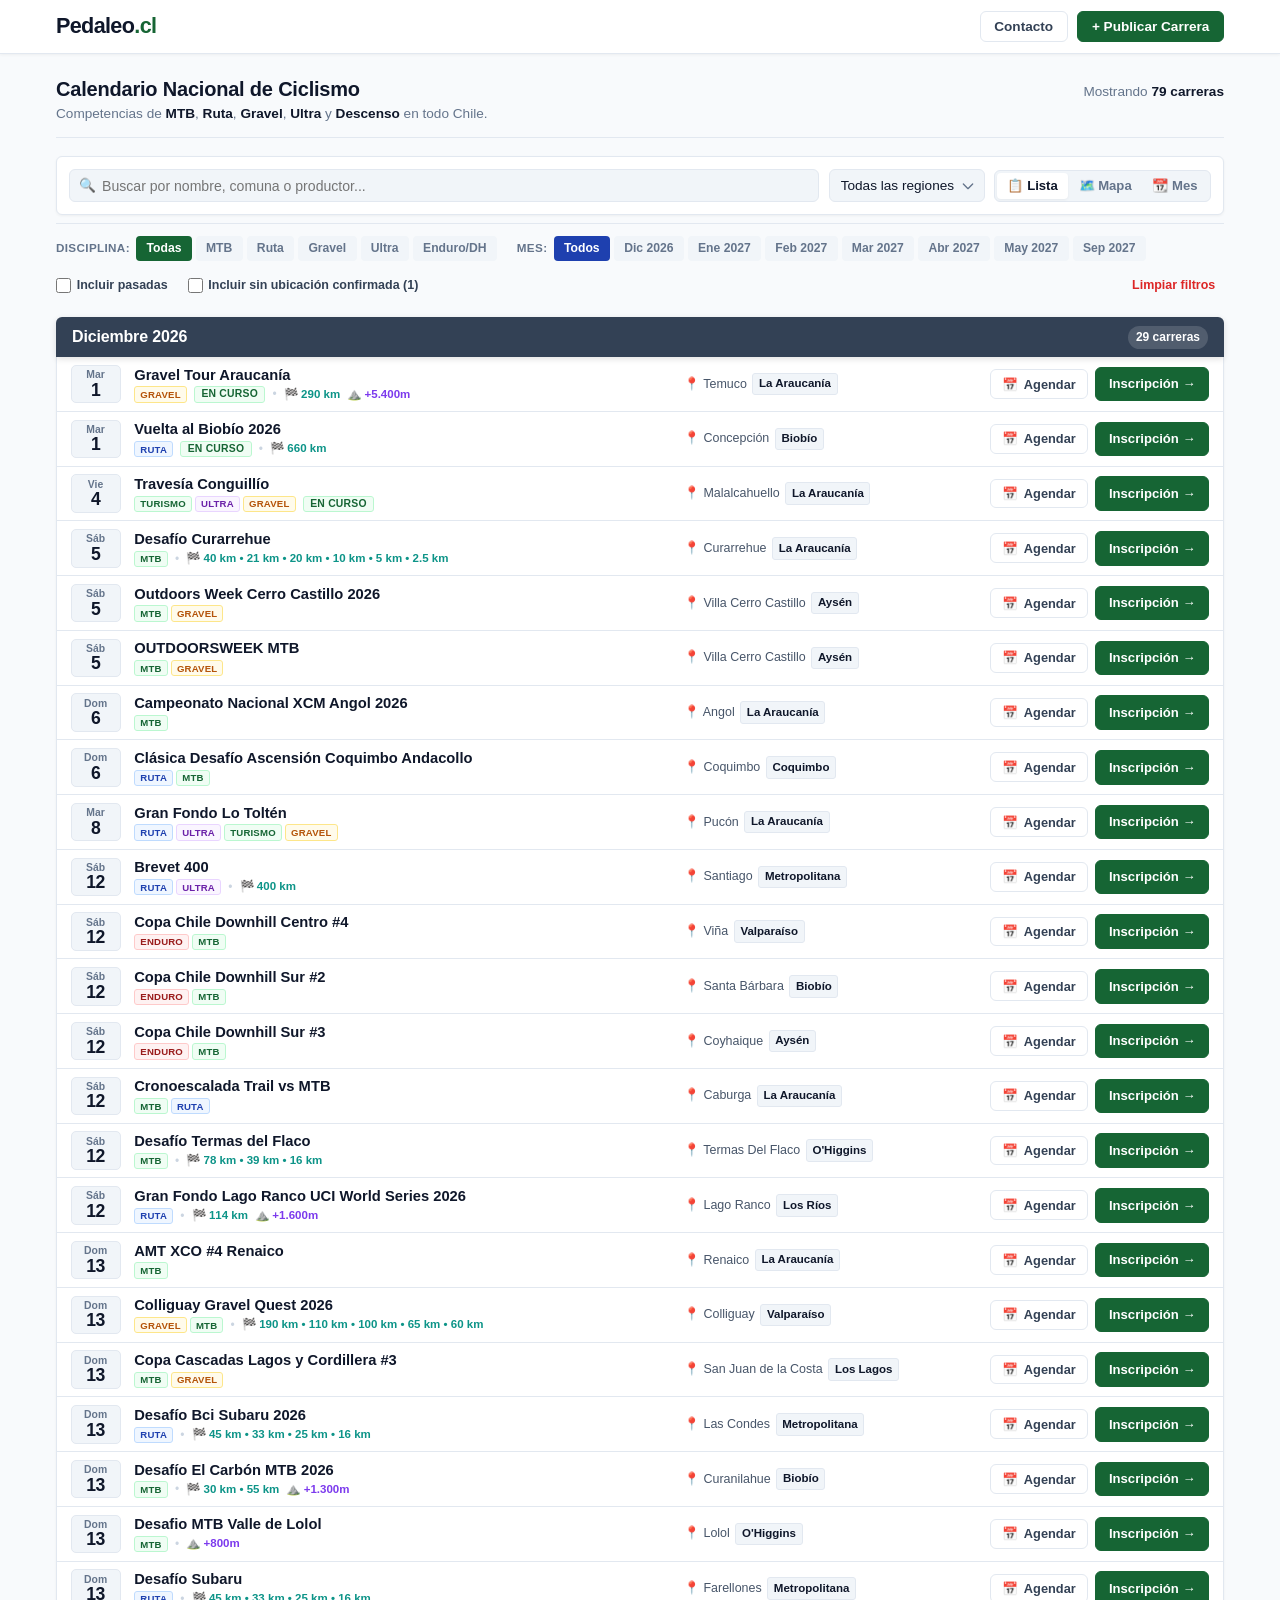
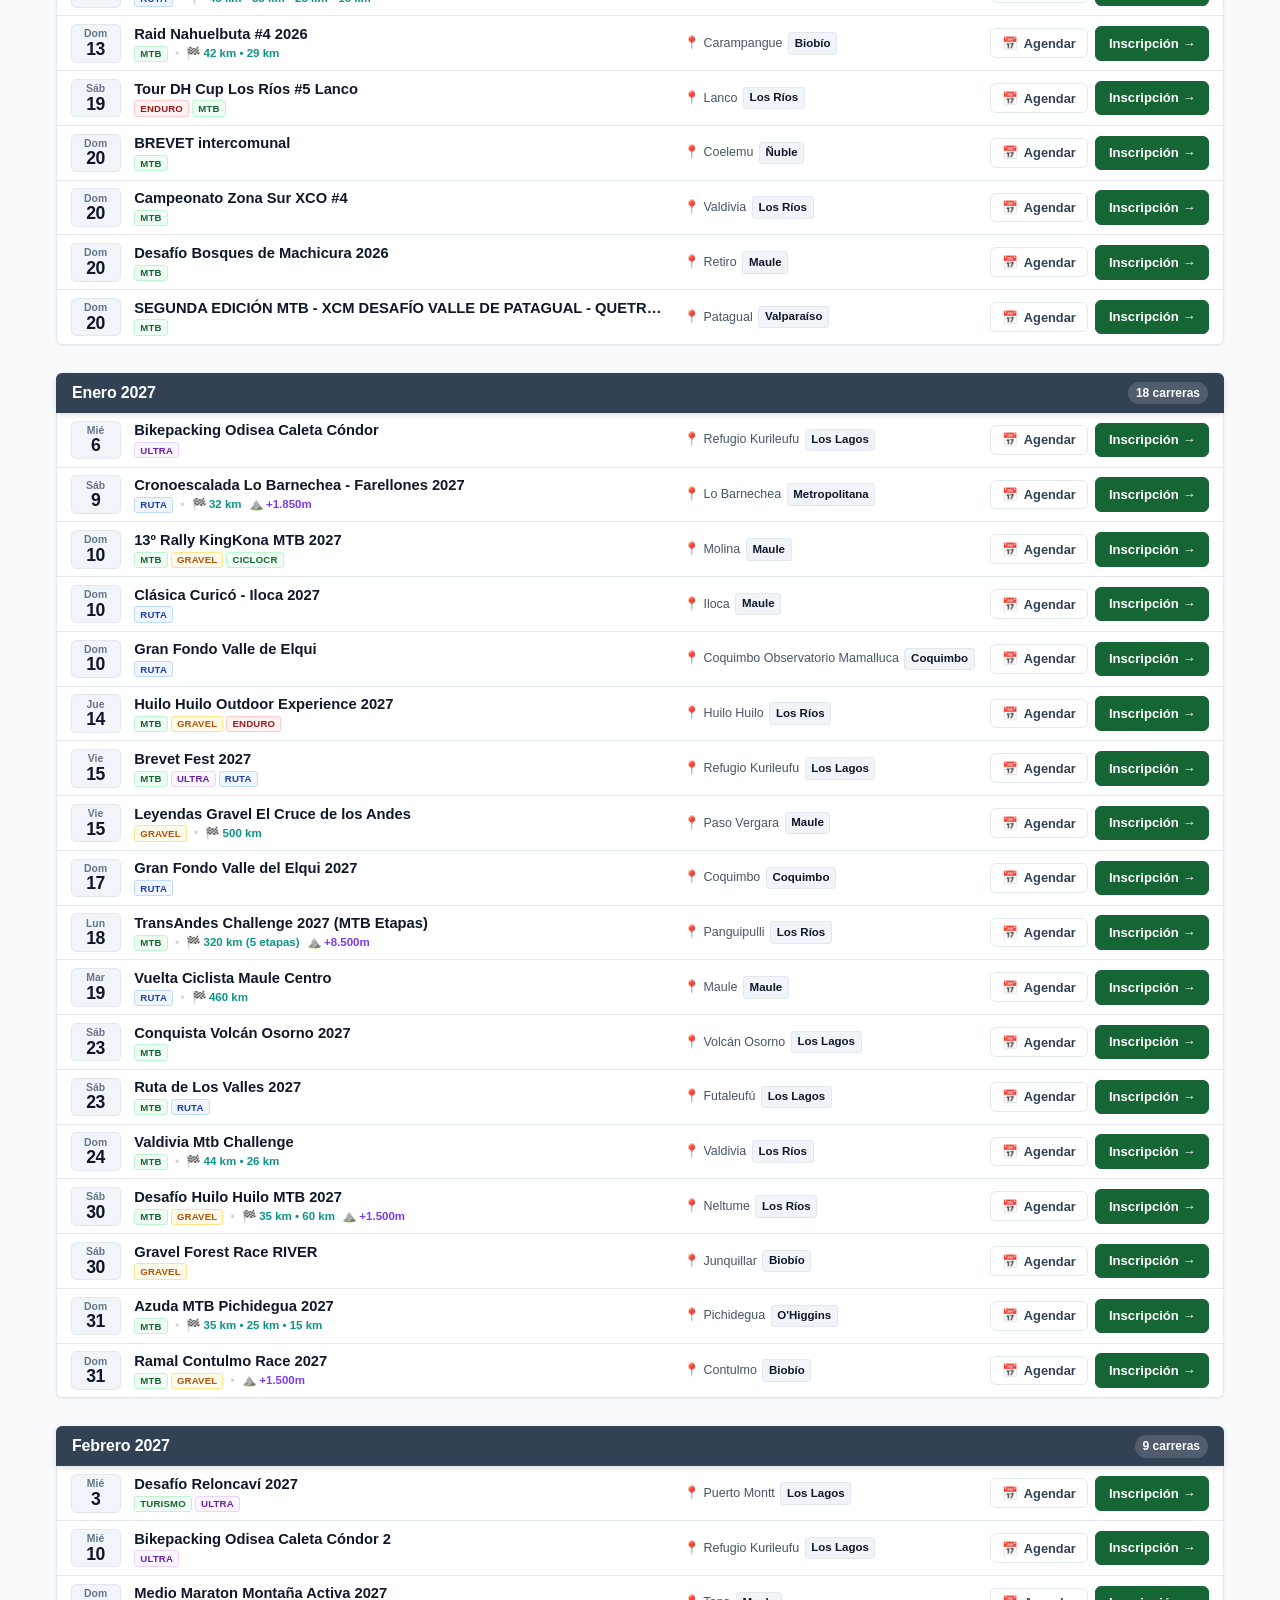
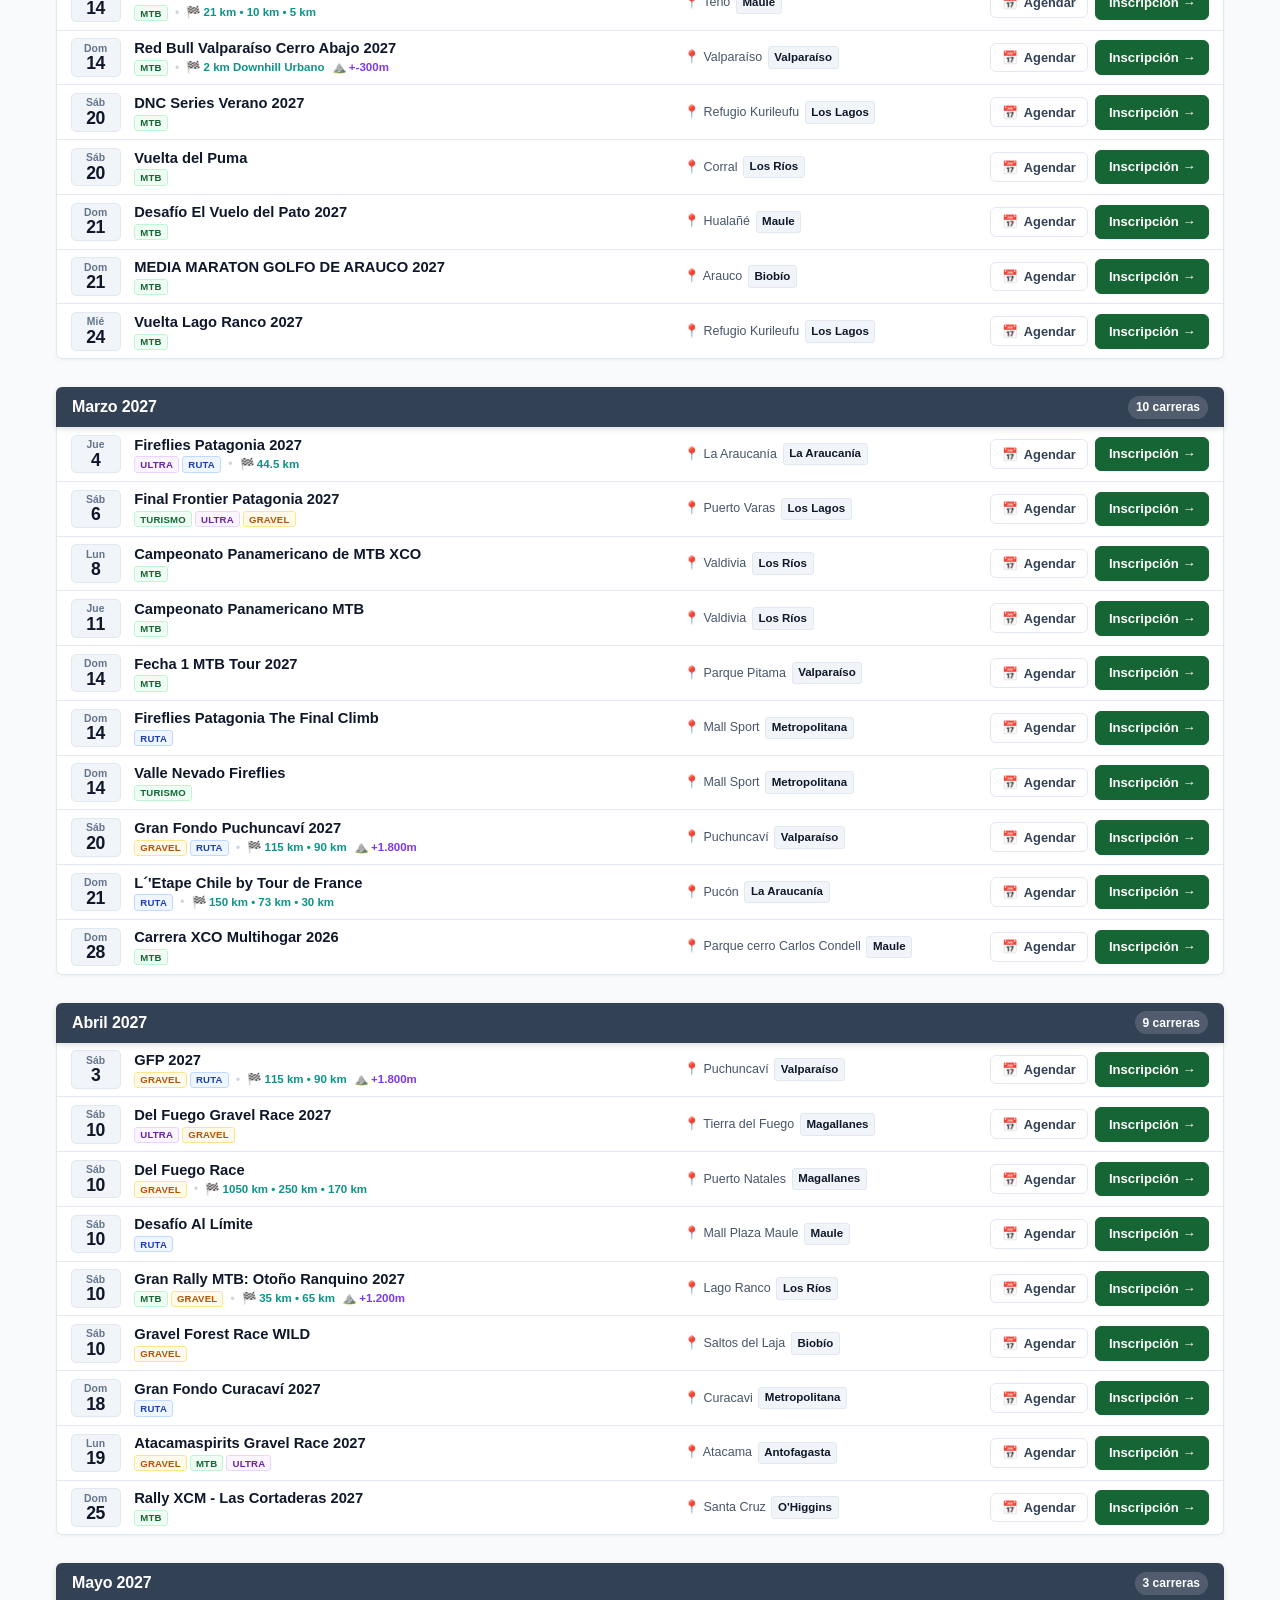
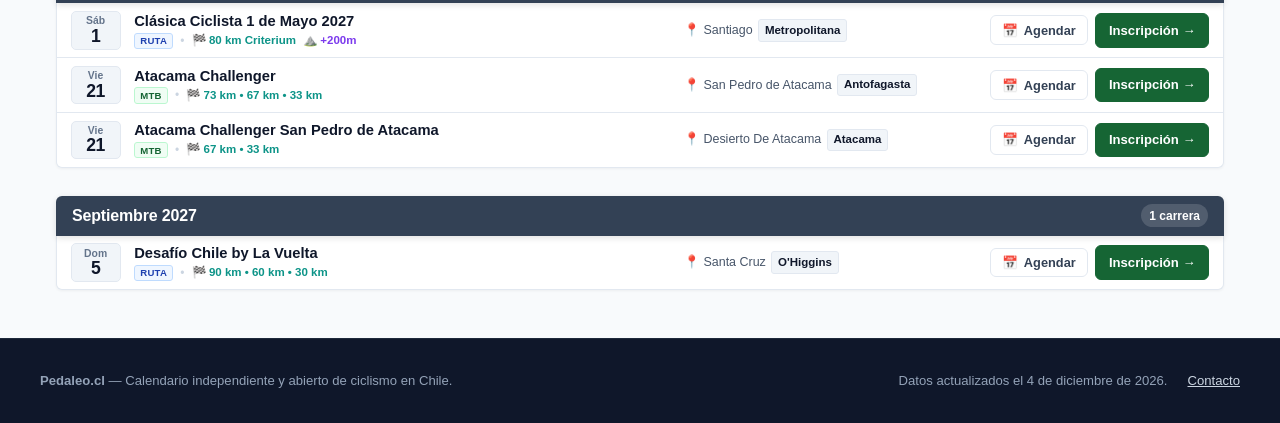
<file: index.html>
<!DOCTYPE html>
<html lang="es">
<head>
  <meta charset="UTF-8">
  <meta name="viewport" content="width=device-width, initial-scale=1.0">
  <title>Pedaleo.cl — Calendario de Ciclismo en Chile | MTB, Ruta, Gravel</title>
  <meta name="description" content="Calendario sobrio y actualizado de carreras de ciclismo en Chile. Filtra por región, disciplina y agéndalas directamente en Google Calendar o Apple Calendar.">
  <meta name="theme-color" content="#166534">
  <link rel="canonical" href="https://jqnmunozdiaz.github.io/pedaleo.cl/">
  <meta property="og:type" content="website">
  <meta property="og:locale" content="es_CL">
  <meta property="og:site_name" content="Pedaleo.cl">
  <meta property="og:title" content="Pedaleo.cl — Calendario de Ciclismo en Chile">
  <meta property="og:description" content="Todas las carreras de MTB, Ruta, Gravel, Ultra y Descenso de Chile en un solo lugar. Filtra, mira el mapa y agéndalas en tu calendario.">
  <meta property="og:url" content="https://jqnmunozdiaz.github.io/pedaleo.cl/">
  <meta property="og:image" content="https://jqnmunozdiaz.github.io/pedaleo.cl/assets/img/logo.svg">
  <meta name="twitter:card" content="summary">
  <link rel="icon" type="image/svg+xml" href="assets/img/logo.svg">
  <link rel="stylesheet" href="assets/vendor/leaflet/leaflet.css">
  <link rel="stylesheet" href="assets/css/style.css?v=20261013">
</head>
<body>

  <!-- Header Sobrio -->
  <header class="site-header">
    <div class="header-container">
      <div class="brand-wrapper">
        <a href="./" class="brand-logo-text" title="Pedaleo.cl">
          Pedaleo<span>.cl</span>
        </a>
      </div>

      <div class="header-actions">
        <button class="btn-header" id="nav-contact">
          <span>Contacto</span>
        </button>
        <button class="btn-header btn-header-primary" id="nav-publish">
          <span>+ Publicar Carrera</span>
        </button>
      </div>
    </div>
  </header>

  <!-- Hero Minimalista -->
  <section class="hero-minimal">
    <div class="hero-content">
      <div>
        <h1 class="hero-heading">Calendario Nacional de Ciclismo</h1>
        <div class="hero-stats-line">
          Competencias de <strong>MTB</strong>, <strong>Ruta</strong>, <strong>Gravel</strong>, <strong>Ultra</strong> y <strong>Descenso</strong> en todo Chile.
        </div>
      </div>
      <div class="hero-stats-line">
        Mostrando <span class="results-count" id="results-count">cargando...</span>
      </div>
    </div>
  </section>

  <!-- Barra de Filtros Compacta y Ordenada -->
  <section class="filter-wrapper">
    <div class="filter-card">
      <!-- Búsqueda -->
      <div class="filter-search-box">
        <span class="filter-search-icon" aria-hidden="true">🔍</span>
        <input type="search" id="search-input" class="filter-search-input" placeholder="Buscar por nombre, comuna o productor..." aria-label="Buscar carreras" autocomplete="off">
      </div>

      <!-- Región (nombres oficiales) -->
      <select id="filter-region" class="filter-select" aria-label="Filtrar por región">
        <option value="">Todas las regiones</option>
      </select>

      <!-- Selector de Vista -->
      <div class="view-toggle-group">
        <button class="view-btn active" data-view="agenda" title="Vista Lista Agenda">
          📋 Lista
        </button>
        <button class="view-btn" data-view="map" title="Vista Mapa Interactivo de Chile">
          🗺️ Mapa
        </button>
        <button class="view-btn" data-view="calendar" title="Vista Calendario Mensual">
          📆 Mes
        </button>
      </div>
    </div>

    <!-- Barra de Filtros con Botones (Disciplinas, Meses, Distancias) -->
    <div class="filter-pills-bar">
      <!-- Filtro Disciplinas (Botones interactivos) -->
      <div class="filter-pills-section">
        <span class="filter-pills-label">Disciplina:</span>
        <div class="pills-group" id="filter-discipline-group">
          <button class="pill-btn pill-discipline active" data-discipline="">Todas</button>
          <button class="pill-btn pill-discipline" data-discipline="MTB">MTB</button>
          <button class="pill-btn pill-discipline" data-discipline="Ruta">Ruta</button>
          <button class="pill-btn pill-discipline" data-discipline="Gravel">Gravel</button>
          <button class="pill-btn pill-discipline" data-discipline="Ultra">Ultra</button>
          <button class="pill-btn pill-discipline" data-discipline="Enduro">Enduro/DH</button>
        </div>
      </div>

      <!-- Filtro por Mes (Píldoras Dinámicas) -->
      <div class="filter-pills-section">
        <span class="filter-pills-label">Mes:</span>
        <div class="pills-group" id="filter-month-group">
          <button class="pill-btn pill-month active" data-month="">Todos</button>
        </div>
      </div>


      <label class="past-toggle" title="Incluir carreras que ya se realizaron">
        <input type="checkbox" id="toggle-past">
        <span>Incluir pasadas</span>
      </label>

      <label class="past-toggle" id="unlocated-toggle-label" title="Carreras de ciclismo cuya comuna o región aún no está confirmada en las fuentes. No aparecen en el mapa ni en el filtro de región.">
        <input type="checkbox" id="toggle-unlocated">
        <span>Incluir sin ubicación confirmada<span id="unlocated-count"></span></span>
      </label>

      <button class="btn-filter-reset" id="clear-filters" title="Restablecer todos los filtros">
        Limpiar filtros
      </button>
    </div>
  </section>

  <!-- Contenedor Principal (Vistas Dedicadas: Agenda / Mapa / Calendario) -->
  <main class="main-content">
    <!-- Vista Agenda (Lista) -->
    <div id="view-agenda" class="app-view-container">
      <div class="empty-state">
        <p>Cargando carreras...</p>
      </div>
    </div>

    <!-- Vista Mapa Interactivo de Chile -->
    <div id="view-map" class="app-view-container" style="display:none">
      <section class="map-view-wrapper">
        <div class="map-header-bar">
          <div class="map-stats-pill">
            <span class="map-pulse-dot"></span>
            <span id="map-counter-text">Cargando mapa...</span>
          </div>
          <div class="map-legend">
            <span class="legend-chip"><span class="legend-dot" style="background:#166534"></span>MTB</span>
            <span class="legend-chip"><span class="legend-dot" style="background:#1e40af"></span>Ruta</span>
            <span class="legend-chip"><span class="legend-dot" style="background:#b45309"></span>Gravel</span>
            <span class="legend-chip"><span class="legend-dot" style="background:#7e22ce"></span>Ultra</span>
            <span class="legend-chip"><span class="legend-dot" style="background:#b91c1c"></span>Enduro</span>
          </div>
        </div>

        <p class="map-unlocated-note" id="map-unlocated-note" style="display:none"></p>

        <div id="pedaleo-chile-map" class="chile-map-canvas"></div>

        <div class="map-localities-section">
          <h3 class="map-localities-title" id="map-localities-title">Carreras en el mapa</h3>
          <div class="map-localities-grid" id="map-localities-grid"></div>
        </div>
      </section>
    </div>

    <!-- Vista Calendario Mensual -->
    <div id="view-calendar" class="app-view-container" style="display:none"></div>
  </main>

  <!-- Modal Detalle de Carrera -->
  <div class="modal-overlay" id="modal-detail" aria-hidden="true">
    <div class="modal-card" role="dialog" aria-modal="true" aria-labelledby="modal-detail-title">
      <div class="modal-header">
        <h3 class="modal-title" id="modal-detail-title">Detalle de Carrera</h3>
        <button type="button" class="modal-close-btn" data-close-modal title="Cerrar" aria-label="Cerrar">&times;</button>
      </div>
      <div class="modal-body" id="modal-detail-body">
        <!-- Contenido dinámico inyectado por JS -->
      </div>
    </div>
  </div>

  <!-- Modal Publicar Carrera -->
  <div class="modal-overlay" id="modal-publish" aria-hidden="true">
    <div class="modal-card" role="dialog" aria-modal="true" aria-labelledby="modal-publish-title">
      <div class="modal-header">
        <h3 class="modal-title" id="modal-publish-title">Publicar Carrera en Pedaleo.cl</h3>
        <button type="button" class="modal-close-btn" data-close-modal title="Cerrar" aria-label="Cerrar">&times;</button>
      </div>
      <form id="publish-race-form">
        <div class="modal-body">
          <p style="font-size:0.85rem; color:var(--text-muted); margin-bottom:1rem; line-height:1.5">
            ¿Organizas una competencia o conoces una fecha confirmada? Completa los datos a continuación para revisarla y publicarla en el calendario.
          </p>

          <div class="form-group">
            <label class="form-label" for="pub-name">Nombre de la Carrera *</label>
            <input type="text" id="pub-name" name="name" class="form-control" required placeholder="Ej: Gran Fondo del Maule 2026">
          </div>

          <div class="form-row">
            <div class="form-group">
              <label class="form-label" for="pub-date">Fecha del Evento *</label>
              <input type="date" id="pub-date" name="date" class="form-control" required>
            </div>
            <div class="form-group">
              <label class="form-label">Disciplinas / Formatos * (marca los que apliquen)</label>
              <div class="pub-disciplines-options">
                <label class="pub-disc-check-pill">
                  <input type="checkbox" name="discipline" value="MTB" checked>
                  <span>MTB</span>
                </label>
                <label class="pub-disc-check-pill">
                  <input type="checkbox" name="discipline" value="Ruta">
                  <span>Ruta</span>
                </label>
                <label class="pub-disc-check-pill">
                  <input type="checkbox" name="discipline" value="Gravel">
                  <span>Gravel</span>
                </label>
                <label class="pub-disc-check-pill">
                  <input type="checkbox" name="discipline" value="Ultra/Bikepacking">
                  <span>Ultra</span>
                </label>
                <label class="pub-disc-check-pill">
                  <input type="checkbox" name="discipline" value="Enduro">
                  <span>Enduro/DH</span>
                </label>
              </div>
            </div>
          </div>

          <div class="form-row">
            <div class="form-group">
              <label class="form-label" for="pub-region">Región *</label>
              <select id="pub-region" name="region" class="form-control" required>
                <option value="Arica y Parinacota">Arica y Parinacota</option>
                <option value="Tarapacá">Tarapacá</option>
                <option value="Antofagasta">Antofagasta</option>
                <option value="Atacama">Atacama</option>
                <option value="Coquimbo">Coquimbo</option>
                <option value="Valparaíso">Valparaíso</option>
                <option value="Metropolitana" selected>Metropolitana</option>
                <option value="O'Higgins">O'Higgins</option>
                <option value="Maule">Maule</option>
                <option value="Ñuble">Ñuble</option>
                <option value="Biobío">Biobío</option>
                <option value="La Araucanía">La Araucanía</option>
                <option value="Los Ríos">Los Ríos</option>
                <option value="Los Lagos">Los Lagos</option>
                <option value="Aysén">Aysén</option>
                <option value="Magallanes">Magallanes</option>
              </select>
            </div>
            <div class="form-group">
              <label class="form-label" for="pub-commune">Comuna / Lugar *</label>
              <input type="text" id="pub-commune" name="commune" class="form-control" required placeholder="Ej: Curicó">
            </div>
          </div>

          <div class="form-row">
            <div class="form-group">
              <label class="form-label" for="pub-distances">Distancias</label>
              <input type="text" id="pub-distances" name="distances" class="form-control" placeholder="Ej: 45 km, 80 km">
            </div>
            <div class="form-group">
              <label class="form-label" for="pub-url">Web Oficial / Inscripción / Link *</label>
              <input type="text" id="pub-url" name="url" class="form-control" required placeholder="Ej: guca.cl/evento o instagram.com/...">
            </div>
          </div>

          <div class="form-group">
            <label class="form-label" for="pub-contact">Organizador o Contacto (opcional)</label>
            <input type="text" id="pub-contact" name="contact" class="form-control" placeholder="Club / Productora / Email">
          </div>

          <div id="publish-feedback" style="display:none; padding:0.6rem 0.8rem; border-radius:4px; font-size:0.85rem; margin-top:0.5rem"></div>
        </div>
        <div class="modal-footer">
          <button type="button" class="cal-btn-mini" data-close-modal>Cancelar</button>
          <button type="submit" class="btn-action-primary">Enviar Carrera &rarr;</button>
        </div>
      </form>
    </div>
  </div>

  <!-- Modal Contacto -->
  <div class="modal-overlay" id="modal-contact" aria-hidden="true">
    <div class="modal-card" role="dialog" aria-modal="true" aria-labelledby="modal-contact-title">
      <div class="modal-header">
        <h3 class="modal-title" id="modal-contact-title">Contacto — Pedaleo.cl</h3>
        <button type="button" class="modal-close-btn" data-close-modal title="Cerrar" aria-label="Cerrar">&times;</button>
      </div>
      <form id="contact-form">
        <div class="modal-body">
          <p style="font-size:0.85rem; color:var(--text-muted); margin-bottom:1rem; line-height:1.5">
            ¿Tienes dudas, sugerencias sobre el sitio, o detectaste información desactualizada? Escríbenos directamente o contáctanos a <a href="mailto:contacto@pedaleo.cl" style="color:var(--brand-green); font-weight:600">contacto@pedaleo.cl</a>.
          </p>

          <div class="form-row">
            <div class="form-group">
              <label class="form-label" for="contact-name">Tu Nombre *</label>
              <input type="text" id="contact-name" name="name" class="form-control" required placeholder="Ej: Juan Pérez">
            </div>
            <div class="form-group">
              <label class="form-label" for="contact-email">Tu Email *</label>
              <input type="email" id="contact-email" name="email" class="form-control" required placeholder="tu@email.cl">
            </div>
          </div>

          <div class="form-group">
            <label class="form-label" for="contact-subject">Motivo del Mensaje *</label>
            <select id="contact-subject" name="subject" class="form-control" required>
              <option value="Consulta general">Consulta general</option>
              <option value="Sugerencia o feedback">Sugerencia o feedback del sitio</option>
              <option value="Reportar error en carrera">Reportar error o cambio de fecha en una carrera</option>
              <option value="Productora o Alianza">Productora / Club / Alianza</option>
              <option value="Otro">Otro asunto</option>
            </select>
          </div>

          <div class="form-group">
            <label class="form-label" for="contact-message">Mensaje *</label>
            <textarea id="contact-message" name="message" class="form-control" rows="4" required placeholder="Escribe tu mensaje aquí..."></textarea>
          </div>

          <div id="contact-feedback" style="display:none; padding:0.6rem 0.8rem; border-radius:4px; font-size:0.85rem; margin-top:0.5rem"></div>
        </div>
        <div class="modal-footer">
          <button type="button" class="cal-btn-mini" data-close-modal>Cerrar</button>
          <button type="submit" class="btn-action-primary" id="btn-submit-contact">Enviar Mensaje &rarr;</button>
        </div>
      </form>
    </div>
  </div>

  <!-- Footer Sobrio -->
  <footer class="site-footer">
    <div class="footer-inner">
      <div>
        <strong>Pedaleo.cl</strong> — Calendario independiente y abierto de ciclismo en Chile.
      </div>
      <div style="display:flex; align-items:center; gap:1.25rem">
        <span id="footer-updated">Actualizado con fuentes oficiales de Chile.</span>
        <a href="#" id="footer-contact-link" style="color:#cbd5e1; text-decoration:underline">Contacto</a>
      </div>
    </div>
  </footer>

  <!-- Scripts -->
  <script src="assets/vendor/leaflet/leaflet.js"></script>
  <script src="assets/js/utils.js?v=20261013"></script>
  <script src="assets/js/calendar-exporter.js?v=20261013"></script>
  <script src="assets/js/calendar-view.js?v=20261013"></script>
  <script src="assets/js/map-view.js?v=20261013"></script>
  <script src="assets/js/app.js?v=20261013"></script>
</body>
</html>
</file>
<file: assets/vendor/leaflet/leaflet.css>
/* required styles */

.leaflet-pane,
.leaflet-tile,
.leaflet-marker-icon,
.leaflet-marker-shadow,
.leaflet-tile-container,
.leaflet-pane > svg,
.leaflet-pane > canvas,
.leaflet-zoom-box,
.leaflet-image-layer,
.leaflet-layer {
	position: absolute;
	left: 0;
	top: 0;
	}
.leaflet-container {
	overflow: hidden;
	}
.leaflet-tile,
.leaflet-marker-icon,
.leaflet-marker-shadow {
	-webkit-user-select: none;
	   -moz-user-select: none;
	        user-select: none;
	  -webkit-user-drag: none;
	}
/* Prevents IE11 from highlighting tiles in blue */
.leaflet-tile::selection {
	background: transparent;
}
/* Safari renders non-retina tile on retina better with this, but Chrome is worse */
.leaflet-safari .leaflet-tile {
	image-rendering: -webkit-optimize-contrast;
	}
/* hack that prevents hw layers "stretching" when loading new tiles */
.leaflet-safari .leaflet-tile-container {
	width: 1600px;
	height: 1600px;
	-webkit-transform-origin: 0 0;
	}
.leaflet-marker-icon,
.leaflet-marker-shadow {
	display: block;
	}
/* .leaflet-container svg: reset svg max-width decleration shipped in Joomla! (joomla.org) 3.x */
/* .leaflet-container img: map is broken in FF if you have max-width: 100% on tiles */
.leaflet-container .leaflet-overlay-pane svg {
	max-width: none !important;
	max-height: none !important;
	}
.leaflet-container .leaflet-marker-pane img,
.leaflet-container .leaflet-shadow-pane img,
.leaflet-container .leaflet-tile-pane img,
.leaflet-container img.leaflet-image-layer,
.leaflet-container .leaflet-tile {
	max-width: none !important;
	max-height: none !important;
	width: auto;
	padding: 0;
	}

.leaflet-container img.leaflet-tile {
	/* See: https://bugs.chromium.org/p/chromium/issues/detail?id=600120 */
	mix-blend-mode: plus-lighter;
}

.leaflet-container.leaflet-touch-zoom {
	-ms-touch-action: pan-x pan-y;
	touch-action: pan-x pan-y;
	}
.leaflet-container.leaflet-touch-drag {
	-ms-touch-action: pinch-zoom;
	/* Fallback for FF which doesn't support pinch-zoom */
	touch-action: none;
	touch-action: pinch-zoom;
}
.leaflet-container.leaflet-touch-drag.leaflet-touch-zoom {
	-ms-touch-action: none;
	touch-action: none;
}
.leaflet-container {
	-webkit-tap-highlight-color: transparent;
}
.leaflet-container a {
	-webkit-tap-highlight-color: rgba(51, 181, 229, 0.4);
}
.leaflet-tile {
	filter: inherit;
	visibility: hidden;
	}
.leaflet-tile-loaded {
	visibility: inherit;
	}
.leaflet-zoom-box {
	width: 0;
	height: 0;
	-moz-box-sizing: border-box;
	     box-sizing: border-box;
	z-index: 800;
	}
/* workaround for https://bugzilla.mozilla.org/show_bug.cgi?id=888319 */
.leaflet-overlay-pane svg {
	-moz-user-select: none;
	}

.leaflet-pane         { z-index: 400; }

.leaflet-tile-pane    { z-index: 200; }
.leaflet-overlay-pane { z-index: 400; }
.leaflet-shadow-pane  { z-index: 500; }
.leaflet-marker-pane  { z-index: 600; }
.leaflet-tooltip-pane   { z-index: 650; }
.leaflet-popup-pane   { z-index: 700; }

.leaflet-map-pane canvas { z-index: 100; }
.leaflet-map-pane svg    { z-index: 200; }

.leaflet-vml-shape {
	width: 1px;
	height: 1px;
	}
.lvml {
	behavior: url(#default#VML);
	display: inline-block;
	position: absolute;
	}


/* control positioning */

.leaflet-control {
	position: relative;
	z-index: 800;
	pointer-events: visiblePainted; /* IE 9-10 doesn't have auto */
	pointer-events: auto;
	}
.leaflet-top,
.leaflet-bottom {
	position: absolute;
	z-index: 1000;
	pointer-events: none;
	}
.leaflet-top {
	top: 0;
	}
.leaflet-right {
	right: 0;
	}
.leaflet-bottom {
	bottom: 0;
	}
.leaflet-left {
	left: 0;
	}
.leaflet-control {
	float: left;
	clear: both;
	}
.leaflet-right .leaflet-control {
	float: right;
	}
.leaflet-top .leaflet-control {
	margin-top: 10px;
	}
.leaflet-bottom .leaflet-control {
	margin-bottom: 10px;
	}
.leaflet-left .leaflet-control {
	margin-left: 10px;
	}
.leaflet-right .leaflet-control {
	margin-right: 10px;
	}


/* zoom and fade animations */

.leaflet-fade-anim .leaflet-popup {
	opacity: 0;
	-webkit-transition: opacity 0.2s linear;
	   -moz-transition: opacity 0.2s linear;
	        transition: opacity 0.2s linear;
	}
.leaflet-fade-anim .leaflet-map-pane .leaflet-popup {
	opacity: 1;
	}
.leaflet-zoom-animated {
	-webkit-transform-origin: 0 0;
	    -ms-transform-origin: 0 0;
	        transform-origin: 0 0;
	}
svg.leaflet-zoom-animated {
	will-change: transform;
}

.leaflet-zoom-anim .leaflet-zoom-animated {
	-webkit-transition: -webkit-transform 0.25s cubic-bezier(0,0,0.25,1);
	   -moz-transition:    -moz-transform 0.25s cubic-bezier(0,0,0.25,1);
	        transition:         transform 0.25s cubic-bezier(0,0,0.25,1);
	}
.leaflet-zoom-anim .leaflet-tile,
.leaflet-pan-anim .leaflet-tile {
	-webkit-transition: none;
	   -moz-transition: none;
	        transition: none;
	}

.leaflet-zoom-anim .leaflet-zoom-hide {
	visibility: hidden;
	}


/* cursors */

.leaflet-interactive {
	cursor: pointer;
	}
.leaflet-grab {
	cursor: -webkit-grab;
	cursor:    -moz-grab;
	cursor:         grab;
	}
.leaflet-crosshair,
.leaflet-crosshair .leaflet-interactive {
	cursor: crosshair;
	}
.leaflet-popup-pane,
.leaflet-control {
	cursor: auto;
	}
.leaflet-dragging .leaflet-grab,
.leaflet-dragging .leaflet-grab .leaflet-interactive,
.leaflet-dragging .leaflet-marker-draggable {
	cursor: move;
	cursor: -webkit-grabbing;
	cursor:    -moz-grabbing;
	cursor:         grabbing;
	}

/* marker & overlays interactivity */
.leaflet-marker-icon,
.leaflet-marker-shadow,
.leaflet-image-layer,
.leaflet-pane > svg path,
.leaflet-tile-container {
	pointer-events: none;
	}

.leaflet-marker-icon.leaflet-interactive,
.leaflet-image-layer.leaflet-interactive,
.leaflet-pane > svg path.leaflet-interactive,
svg.leaflet-image-layer.leaflet-interactive path {
	pointer-events: visiblePainted; /* IE 9-10 doesn't have auto */
	pointer-events: auto;
	}

/* visual tweaks */

.leaflet-container {
	background: #ddd;
	outline-offset: 1px;
	}
.leaflet-container a {
	color: #0078A8;
	}
.leaflet-zoom-box {
	border: 2px dotted #38f;
	background: rgba(255,255,255,0.5);
	}


/* general typography */
.leaflet-container {
	font-family: "Helvetica Neue", Arial, Helvetica, sans-serif;
	font-size: 12px;
	font-size: 0.75rem;
	line-height: 1.5;
	}


/* general toolbar styles */

.leaflet-bar {
	box-shadow: 0 1px 5px rgba(0,0,0,0.65);
	border-radius: 4px;
	}
.leaflet-bar a {
	background-color: #fff;
	border-bottom: 1px solid #ccc;
	width: 26px;
	height: 26px;
	line-height: 26px;
	display: block;
	text-align: center;
	text-decoration: none;
	color: black;
	}
.leaflet-bar a,
.leaflet-control-layers-toggle {
	background-position: 50% 50%;
	background-repeat: no-repeat;
	display: block;
	}
.leaflet-bar a:hover,
.leaflet-bar a:focus {
	background-color: #f4f4f4;
	}
.leaflet-bar a:first-child {
	border-top-left-radius: 4px;
	border-top-right-radius: 4px;
	}
.leaflet-bar a:last-child {
	border-bottom-left-radius: 4px;
	border-bottom-right-radius: 4px;
	border-bottom: none;
	}
.leaflet-bar a.leaflet-disabled {
	cursor: default;
	background-color: #f4f4f4;
	color: #bbb;
	}

.leaflet-touch .leaflet-bar a {
	width: 30px;
	height: 30px;
	line-height: 30px;
	}
.leaflet-touch .leaflet-bar a:first-child {
	border-top-left-radius: 2px;
	border-top-right-radius: 2px;
	}
.leaflet-touch .leaflet-bar a:last-child {
	border-bottom-left-radius: 2px;
	border-bottom-right-radius: 2px;
	}

/* zoom control */

.leaflet-control-zoom-in,
.leaflet-control-zoom-out {
	font: bold 18px 'Lucida Console', Monaco, monospace;
	text-indent: 1px;
	}

.leaflet-touch .leaflet-control-zoom-in, .leaflet-touch .leaflet-control-zoom-out  {
	font-size: 22px;
	}


/* layers control */

.leaflet-control-layers {
	box-shadow: 0 1px 5px rgba(0,0,0,0.4);
	background: #fff;
	border-radius: 5px;
	}
.leaflet-control-layers-toggle {
	background-image: url(images/layers.png);
	width: 36px;
	height: 36px;
	}
.leaflet-retina .leaflet-control-layers-toggle {
	background-image: url(images/layers-2x.png);
	background-size: 26px 26px;
	}
.leaflet-touch .leaflet-control-layers-toggle {
	width: 44px;
	height: 44px;
	}
.leaflet-control-layers .leaflet-control-layers-list,
.leaflet-control-layers-expanded .leaflet-control-layers-toggle {
	display: none;
	}
.leaflet-control-layers-expanded .leaflet-control-layers-list {
	display: block;
	position: relative;
	}
.leaflet-control-layers-expanded {
	padding: 6px 10px 6px 6px;
	color: #333;
	background: #fff;
	}
.leaflet-control-layers-scrollbar {
	overflow-y: scroll;
	overflow-x: hidden;
	padding-right: 5px;
	}
.leaflet-control-layers-selector {
	margin-top: 2px;
	position: relative;
	top: 1px;
	}
.leaflet-control-layers label {
	display: block;
	font-size: 13px;
	font-size: 1.08333em;
	}
.leaflet-control-layers-separator {
	height: 0;
	border-top: 1px solid #ddd;
	margin: 5px -10px 5px -6px;
	}

/* Default icon URLs */
.leaflet-default-icon-path { /* used only in path-guessing heuristic, see L.Icon.Default */
	background-image: url(images/marker-icon.png);
	}


/* attribution and scale controls */

.leaflet-container .leaflet-control-attribution {
	background: #fff;
	background: rgba(255, 255, 255, 0.8);
	margin: 0;
	}
.leaflet-control-attribution,
.leaflet-control-scale-line {
	padding: 0 5px;
	color: #333;
	line-height: 1.4;
	}
.leaflet-control-attribution a {
	text-decoration: none;
	}
.leaflet-control-attribution a:hover,
.leaflet-control-attribution a:focus {
	text-decoration: underline;
	}
.leaflet-attribution-flag {
	display: inline !important;
	vertical-align: baseline !important;
	width: 1em;
	height: 0.6669em;
	}
.leaflet-left .leaflet-control-scale {
	margin-left: 5px;
	}
.leaflet-bottom .leaflet-control-scale {
	margin-bottom: 5px;
	}
.leaflet-control-scale-line {
	border: 2px solid #777;
	border-top: none;
	line-height: 1.1;
	padding: 2px 5px 1px;
	white-space: nowrap;
	-moz-box-sizing: border-box;
	     box-sizing: border-box;
	background: rgba(255, 255, 255, 0.8);
	text-shadow: 1px 1px #fff;
	}
.leaflet-control-scale-line:not(:first-child) {
	border-top: 2px solid #777;
	border-bottom: none;
	margin-top: -2px;
	}
.leaflet-control-scale-line:not(:first-child):not(:last-child) {
	border-bottom: 2px solid #777;
	}

.leaflet-touch .leaflet-control-attribution,
.leaflet-touch .leaflet-control-layers,
.leaflet-touch .leaflet-bar {
	box-shadow: none;
	}
.leaflet-touch .leaflet-control-layers,
.leaflet-touch .leaflet-bar {
	border: 2px solid rgba(0,0,0,0.2);
	background-clip: padding-box;
	}


/* popup */

.leaflet-popup {
	position: absolute;
	text-align: center;
	margin-bottom: 20px;
	}
.leaflet-popup-content-wrapper {
	padding: 1px;
	text-align: left;
	border-radius: 12px;
	}
.leaflet-popup-content {
	margin: 13px 24px 13px 20px;
	line-height: 1.3;
	font-size: 13px;
	font-size: 1.08333em;
	min-height: 1px;
	}
.leaflet-popup-content p {
	margin: 17px 0;
	margin: 1.3em 0;
	}
.leaflet-popup-tip-container {
	width: 40px;
	height: 20px;
	position: absolute;
	left: 50%;
	margin-top: -1px;
	margin-left: -20px;
	overflow: hidden;
	pointer-events: none;
	}
.leaflet-popup-tip {
	width: 17px;
	height: 17px;
	padding: 1px;

	margin: -10px auto 0;
	pointer-events: auto;

	-webkit-transform: rotate(45deg);
	   -moz-transform: rotate(45deg);
	    -ms-transform: rotate(45deg);
	        transform: rotate(45deg);
	}
.leaflet-popup-content-wrapper,
.leaflet-popup-tip {
	background: white;
	color: #333;
	box-shadow: 0 3px 14px rgba(0,0,0,0.4);
	}
.leaflet-container a.leaflet-popup-close-button {
	position: absolute;
	top: 0;
	right: 0;
	border: none;
	text-align: center;
	width: 24px;
	height: 24px;
	font: 16px/24px Tahoma, Verdana, sans-serif;
	color: #757575;
	text-decoration: none;
	background: transparent;
	}
.leaflet-container a.leaflet-popup-close-button:hover,
.leaflet-container a.leaflet-popup-close-button:focus {
	color: #585858;
	}
.leaflet-popup-scrolled {
	overflow: auto;
	}

.leaflet-oldie .leaflet-popup-content-wrapper {
	-ms-zoom: 1;
	}
.leaflet-oldie .leaflet-popup-tip {
	width: 24px;
	margin: 0 auto;

	-ms-filter: "progid:DXImageTransform.Microsoft.Matrix(M11=0.70710678, M12=0.70710678, M21=-0.70710678, M22=0.70710678)";
	filter: progid:DXImageTransform.Microsoft.Matrix(M11=0.70710678, M12=0.70710678, M21=-0.70710678, M22=0.70710678);
	}

.leaflet-oldie .leaflet-control-zoom,
.leaflet-oldie .leaflet-control-layers,
.leaflet-oldie .leaflet-popup-content-wrapper,
.leaflet-oldie .leaflet-popup-tip {
	border: 1px solid #999;
	}


/* div icon */

.leaflet-div-icon {
	background: #fff;
	border: 1px solid #666;
	}


/* Tooltip */
/* Base styles for the element that has a tooltip */
.leaflet-tooltip {
	position: absolute;
	padding: 6px;
	background-color: #fff;
	border: 1px solid #fff;
	border-radius: 3px;
	color: #222;
	white-space: nowrap;
	-webkit-user-select: none;
	-moz-user-select: none;
	-ms-user-select: none;
	user-select: none;
	pointer-events: none;
	box-shadow: 0 1px 3px rgba(0,0,0,0.4);
	}
.leaflet-tooltip.leaflet-interactive {
	cursor: pointer;
	pointer-events: auto;
	}
.leaflet-tooltip-top:before,
.leaflet-tooltip-bottom:before,
.leaflet-tooltip-left:before,
.leaflet-tooltip-right:before {
	position: absolute;
	pointer-events: none;
	border: 6px solid transparent;
	background: transparent;
	content: "";
	}

/* Directions */

.leaflet-tooltip-bottom {
	margin-top: 6px;
}
.leaflet-tooltip-top {
	margin-top: -6px;
}
.leaflet-tooltip-bottom:before,
.leaflet-tooltip-top:before {
	left: 50%;
	margin-left: -6px;
	}
.leaflet-tooltip-top:before {
	bottom: 0;
	margin-bottom: -12px;
	border-top-color: #fff;
	}
.leaflet-tooltip-bottom:before {
	top: 0;
	margin-top: -12px;
	margin-left: -6px;
	border-bottom-color: #fff;
	}
.leaflet-tooltip-left {
	margin-left: -6px;
}
.leaflet-tooltip-right {
	margin-left: 6px;
}
.leaflet-tooltip-left:before,
.leaflet-tooltip-right:before {
	top: 50%;
	margin-top: -6px;
	}
.leaflet-tooltip-left:before {
	right: 0;
	margin-right: -12px;
	border-left-color: #fff;
	}
.leaflet-tooltip-right:before {
	left: 0;
	margin-left: -12px;
	border-right-color: #fff;
	}

/* Printing */

@media print {
	/* Prevent printers from removing background-images of controls. */
	.leaflet-control {
		-webkit-print-color-adjust: exact;
		print-color-adjust: exact;
		}
	}
</file>
<file: assets/css/style.css>
/* ==========================================================================
   Pedaleo.cl - Estilos Sobrios, Ordenados y Minimalistas
   Diseñado para ciclistas: legible, ultra rápido, sin elementos distractores
   ========================================================================== */

:root {
  --font-sans: -apple-system, BlinkMacSystemFont, "Segoe UI", Roboto, "Helvetica Neue", Arial, sans-serif;
  
  /* Paleta Sobria y Neutra */
  --bg-page: #f8fafc;
  --bg-card: #ffffff;
  --bg-muted: #f1f5f9;
  
  --border: #e2e8f0;
  --border-subtle: #cbd5e1;
  --border-focus: #166534;

  --text-dark: #0f172a;
  --text-body: #334155;
  --text-muted: #64748b;
  --text-light: #94a3b8;

  /* Identidad Sobria */
  --brand-green: #166534;
  --brand-green-hover: #14532d;
  --brand-green-subtle: #f0fdf4;

  /* Disciplinas - Tonos suaves y armónicos */
  --disc-mtb-text: #166534;
  --disc-mtb-bg: #f0fdf4;
  --disc-mtb-border: #bbf7d0;

  --disc-ruta-text: #1e40af;
  --disc-ruta-bg: #eff6ff;
  --disc-ruta-border: #bfdbfe;

  --disc-gravel-text: #b45309;
  --disc-gravel-bg: #fffbeb;
  --disc-gravel-border: #fde68a;

  --disc-ultra-text: #6b21a8;
  --disc-ultra-bg: #faf5ff;
  --disc-ultra-border: #e9d5ff;

  --disc-enduro-text: #991b1b;
  --disc-enduro-bg: #fef2f2;
  --disc-enduro-border: #fecaca;

  --shadow-subtle: 0 1px 3px 0 rgba(0, 0, 0, 0.05);
  --radius: 6px;
  --radius-lg: 10px;

  /* Sticky Offsets */
  --header-height: 56px;
  --filter-height: 110px;
  --sticky-month-top: 166px;
}

* {
  box-sizing: border-box;
  margin: 0;
  padding: 0;
}

body {
  font-family: var(--font-sans);
  background-color: var(--bg-page);
  color: var(--text-dark);
  line-height: 1.5;
  -webkit-font-smoothing: antialiased;
}

a {
  color: inherit;
  text-decoration: none;
}

button {
  font-family: inherit;
  cursor: pointer;
  border: none;
  background: none;
}

/* ==========================================================================
   Header Sobrio
   ========================================================================== */
.site-header {
  background: var(--bg-card);
  border-bottom: 1px solid var(--border);
  position: sticky;
  top: 0;
  z-index: 100;
  box-shadow: var(--shadow-subtle);
}

.header-container {
  max-width: 1200px;
  margin: 0 auto;
  padding: 0.65rem 1rem;
  display: flex;
  align-items: center;
  justify-content: space-between;
  gap: 1rem;
}

.brand-wrapper {
  display: flex;
  align-items: center;
  gap: 0.75rem;
}

.brand-logo-text {
  font-size: 1.35rem;
  font-weight: 800;
  letter-spacing: -0.03em;
  color: var(--text-dark);
}

.brand-logo-text span {
  color: var(--brand-green);
}

.brand-badge {
  font-size: 0.7rem;
  font-weight: 700;
  text-transform: uppercase;
  letter-spacing: 0.05em;
  background: var(--bg-muted);
  color: var(--text-muted);
  padding: 0.2rem 0.5rem;
  border-radius: 4px;
  border: 1px solid var(--border);
}

.header-actions {
  display: flex;
  align-items: center;
  gap: 0.6rem;
}

.btn-header {
  display: inline-flex;
  align-items: center;
  gap: 0.4rem;
  padding: 0.45rem 0.85rem;
  border-radius: var(--radius);
  font-size: 0.85rem;
  font-weight: 600;
  color: var(--text-body);
  border: 1px solid var(--border);
  background: var(--bg-card);
  transition: all 0.15s ease;
}

.btn-header:hover {
  background: var(--bg-muted);
  color: var(--text-dark);
}

.btn-header-primary {
  background: var(--brand-green);
  border-color: var(--brand-green);
  color: white;
}

.btn-header-primary:hover {
  background: var(--brand-green-hover);
  border-color: var(--brand-green-hover);
  color: white;
}

/* ==========================================================================
   Hero Minimalista
   ========================================================================== */
.hero-minimal {
  max-width: 1200px;
  margin: 1.25rem auto 0.75rem auto;
  padding: 0 1rem;
}

.hero-content {
  display: flex;
  flex-wrap: wrap;
  align-items: baseline;
  justify-content: space-between;
  gap: 0.5rem;
  padding-bottom: 0.75rem;
  border-bottom: 1px solid var(--border);
}

.hero-heading {
  font-size: 1.25rem;
  font-weight: 700;
  letter-spacing: -0.01em;
  color: var(--text-dark);
}

.hero-stats-line {
  font-size: 0.85rem;
  color: var(--text-muted);
}

.hero-stats-line strong {
  color: var(--text-dark);
}

/* ==========================================================================
   Sistema de Filtros Ordenado y Compacto
   ========================================================================== */
.filter-wrapper {
  position: sticky;
  top: var(--header-height, 56px);
  z-index: 90;
  background: var(--bg-page);
  max-width: 1200px;
  margin: 0 auto 0.75rem auto;
  padding: 0.4rem 1rem 0.5rem 1rem;
}

.filter-card {
  background: var(--bg-card);
  border: 1px solid var(--border);
  border-radius: var(--radius);
  padding: 0.75rem;
  box-shadow: var(--shadow-subtle);
  display: flex;
  flex-wrap: wrap;
  align-items: center;
  gap: 0.6rem;
}

.filter-search-box {
  flex: 1 1 220px;
  min-width: 180px;
  position: relative;
}

.filter-search-input {
  width: 100%;
  padding: 0.48rem 0.75rem 0.48rem 2rem;
  border: 1px solid var(--border);
  border-radius: var(--radius);
  font-size: 0.88rem;
  background: var(--bg-muted);
  color: var(--text-dark);
  transition: all 0.15s;
}

.filter-search-input:focus {
  outline: none;
  background: white;
  border-color: var(--brand-green);
  box-shadow: 0 0 0 2px rgba(22, 101, 52, 0.12);
}

.filter-search-icon {
  position: absolute;
  left: 0.65rem;
  top: 50%;
  transform: translateY(-50%);
  color: var(--text-light);
  font-size: 0.85rem;
  pointer-events: none;
}

.filter-select {
  padding: 0.48rem 1.8rem 0.48rem 0.7rem;
  border: 1px solid var(--border);
  border-radius: var(--radius);
  font-size: 0.85rem;
  font-weight: 500;
  background-color: var(--bg-muted);
  color: var(--text-dark);
  cursor: pointer;
  appearance: none;
  background-image: url("data:image/svg+xml,%3Csvg xmlns='http://www.w3.org/2000/svg' fill='none' viewBox='0 0 24 24' stroke='%2364748b'%3E%3Cpath stroke-linecap='round' stroke-linejoin='round' stroke-width='2' d='M19 9l-7 7-7-7'%3E%3C/path%3E%3C/svg%3E");
  background-repeat: no-repeat;
  background-position: right 0.5rem center;
  background-size: 1rem;
}

.filter-select:focus {
  outline: none;
  border-color: var(--brand-green);
  background-color: white;
}

.filter-pills-bar {
  width: 100%;
  display: flex;
  flex-wrap: wrap;
  align-items: center;
  gap: 0.75rem 1.25rem;
  margin-top: 0.5rem;
  padding-top: 0.65rem;
  border-top: 1px solid var(--border);
}

.filter-pills-section {
  display: inline-flex;
  align-items: center;
  gap: 0.4rem;
  min-width: 0;
  max-width: 100%;
}

.filter-pills-label {
  font-size: 0.73rem;
  font-weight: 700;
  color: var(--text-muted);
  text-transform: uppercase;
  letter-spacing: 0.03em;
  white-space: nowrap;
  flex-shrink: 0;
}

.pills-group {
  display: inline-flex;
  align-items: center;
  gap: 0.25rem;
  overflow-x: auto;
  max-width: 100%;
  min-width: 0;
  -webkit-overflow-scrolling: touch;
  scrollbar-width: none;
  padding: 1px 0;
}

.pills-group::-webkit-scrollbar {
  display: none;
}

.pill-btn {
  padding: 0.28rem 0.58rem;
  font-size: 0.76rem;
  font-weight: 600;
  border-radius: 4px;
  background: var(--bg-muted);
  color: var(--text-muted);
  border: 1px solid transparent;
  white-space: nowrap;
  cursor: pointer;
  transition: all 0.12s;
  flex-shrink: 0;
}

.pill-btn:hover {
  background: #e2e8f0;
  color: var(--text-dark);
}

.pill-btn.active {
  background: var(--text-dark);
  color: white;
}

.pill-discipline.active {
  background: #166534;
  color: white;
}

.pill-month.active {
  background: #1e40af;
  color: white;
}


.btn-filter-reset {
  font-size: 0.78rem;
  font-weight: 600;
  color: #dc2626;
  padding: 0.3rem 0.55rem;
  border-radius: var(--radius);
  margin-left: auto;
  white-space: nowrap;
}

.btn-filter-reset:hover {
  background: #fee2e2;
}

.view-toggle-group {
  display: flex;
  background: var(--bg-muted);
  padding: 2px;
  border-radius: var(--radius);
  border: 1px solid var(--border);
  margin-left: auto;
}

.view-btn {
  padding: 0.35rem 0.65rem;
  font-size: 0.82rem;
  font-weight: 600;
  color: var(--text-muted);
  border-radius: 4px;
  display: flex;
  align-items: center;
  gap: 0.3rem;
  transition: all 0.12s;
}

.view-btn.active {
  background: white;
  color: var(--text-dark);
  box-shadow: var(--shadow-subtle);
}

/* ==========================================================================
   Contenedor Principal y Vista Agenda
   ========================================================================== */
.main-content {
  max-width: 1200px;
  margin: 0 auto 3rem auto;
  padding: 0 1rem;
}

.results-meta-bar {
  display: flex;
  align-items: center;
  justify-content: space-between;
  margin-bottom: 0.75rem;
  font-size: 0.85rem;
  color: var(--text-muted);
}

.results-count {
  font-weight: 700;
  color: var(--text-dark);
}

.month-block {
  margin-bottom: 1.75rem;
}

.month-heading {
  position: sticky;
  top: var(--sticky-month-top, 166px);
  z-index: 80;
  background: #334155;
  color: white;
  padding: 0.5rem 1rem;
  border-radius: var(--radius) var(--radius) 0 0;
  display: flex;
  align-items: center;
  justify-content: space-between;
  box-shadow: 0 2px 6px rgba(0, 0, 0, 0.12);
}

.month-name {
  font-size: 1rem;
  font-weight: 700;
  letter-spacing: -0.01em;
}

.month-count {
  font-size: 0.75rem;
  font-weight: 600;
  background: rgba(255, 255, 255, 0.15);
  padding: 0.15rem 0.5rem;
  border-radius: 12px;
}

.month-card {
  background: var(--bg-card);
  border: 1px solid var(--border);
  border-top: none;
  border-radius: 0 0 var(--radius) var(--radius);
  box-shadow: var(--shadow-subtle);
  overflow: hidden;
}

.day-subheading {
  background: #f8fafc;
  border-top: 1px solid var(--border);
  border-bottom: 1px solid var(--border);
  padding: 0.35rem 1rem;
  font-size: 0.8rem;
  font-weight: 700;
  color: var(--text-muted);
  text-transform: capitalize;
}

.day-subheading:first-child {
  border-top: none;
}

.event-item {
  display: grid;
  grid-template-columns: 50px minmax(260px, 2.2fr) minmax(180px, 1.2fr) auto;
  align-items: center;
  gap: 0.85rem;
  padding: 0.48rem 0.85rem;
  border-bottom: 1px solid var(--border);
  cursor: pointer;
  transition: background-color 0.12s ease;
  white-space: nowrap;
}

.event-item:last-child {
  border-bottom: none;
}

.event-item:hover {
  background-color: #f8fafc;
}

/* Columna 1: Chip de Fecha Compacto (ej. Sáb 10) */
.event-col-date {
  display: flex;
  flex-direction: column;
  align-items: center;
  justify-content: center;
  width: 50px;
  min-width: 50px;
  max-width: 50px;
  flex: 0 0 50px;
  padding: 0.2rem 0.25rem;
  background: #f1f5f9;
  border: 1px solid #e2e8f0;
  border-radius: 5px;
  text-align: center;
  box-sizing: border-box;
  flex-shrink: 0;
}

.chip-dow {
  font-size: 0.65rem;
  font-weight: 700;
  color: var(--text-muted);
  text-transform: capitalize;
  line-height: 1.1;
  letter-spacing: 0.01em;
}

.chip-day {
  font-size: 1.1rem;
  font-weight: 800;
  line-height: 1;
  color: var(--text-dark);
  letter-spacing: -0.02em;
  margin-top: 1px;
}

/* Columna 2: Título de Carrera y Subtítulo de Disciplinas + Métricas */
.event-col-title {
  min-width: 0;
  display: flex;
  flex-direction: column;
  justify-content: center;
  gap: 0.15rem;
  overflow: hidden;
}

.event-link {
  font-size: 0.92rem;
  font-weight: 700;
  color: var(--text-dark);
  line-height: 1.25;
  text-decoration: none;
  white-space: nowrap;
  overflow: hidden;
  text-overflow: ellipsis;
  display: block;
}

.event-link:hover {
  color: var(--brand-green);
  text-decoration: underline;
}

.event-subtitle-row {
  display: flex;
  align-items: center;
  gap: 0.45rem;
  font-size: 0.72rem;
  line-height: 1.2;
  white-space: nowrap;
  overflow: hidden;
  text-overflow: ellipsis;
}

.event-tags-sub {
  display: inline-flex;
  align-items: center;
  gap: 3px;
  flex-shrink: 0;
}

.meta-separator {
  color: #cbd5e1;
  font-size: 0.75rem;
  flex-shrink: 0;
}

.dist-meta {
  color: #0d9488;
  font-weight: 600;
  white-space: nowrap;
}

.elev-meta {
  color: #7c3aed;
  font-weight: 600;
  white-space: nowrap;
}

/* Columna 3: Ubicación y Región (Columna dedicada siempre alineada) */
.event-col-loc {
  display: flex;
  align-items: center;
  gap: 0.35rem;
  min-width: 0;
  overflow: hidden;
  text-overflow: ellipsis;
  white-space: nowrap;
  font-size: 0.78rem;
}

/* Columna 4: Acciones */
.event-col-actions {
  display: flex;
  align-items: center;
  gap: 0.45rem;
  flex-shrink: 0;
  margin-left: auto;
}

.badge-discipline {
  font-size: 0.6rem;
  font-weight: 700;
  text-transform: uppercase;
  letter-spacing: 0.02em;
  padding: 0.1rem 0.32rem;
  border-radius: 3px;
  display: inline-flex;
  align-items: center;
  justify-content: center;
  white-space: nowrap;
  line-height: 1.15;
}

.badge-mtb {
  background: var(--disc-mtb-bg);
  color: var(--disc-mtb-text);
  border: 1px solid var(--disc-mtb-border);
}

.badge-ruta {
  background: var(--disc-ruta-bg);
  color: var(--disc-ruta-text);
  border: 1px solid var(--disc-ruta-border);
}

.badge-gravel {
  background: var(--disc-gravel-bg);
  color: var(--disc-gravel-text);
  border: 1px solid var(--disc-gravel-border);
}

.badge-ultra {
  background: var(--disc-ultra-bg);
  color: var(--disc-ultra-text);
  border: 1px solid var(--disc-ultra-border);
}

.badge-enduro {
  background: var(--disc-enduro-bg);
  color: var(--disc-enduro-text);
  border: 1px solid var(--disc-enduro-border);
}

.badge-enduro {
  background: var(--disc-enduro-bg);
  color: var(--disc-enduro-text);
  border: 1px solid var(--disc-enduro-border);
}

.event-submeta {
  display: flex;
  flex-wrap: wrap;
  align-items: center;
  gap: 0.6rem;
  font-size: 0.78rem;
  color: var(--text-muted);
  margin-top: 0.25rem;
}

.meta-location {
  color: #475569;
  font-weight: 500;
}

.badge-reg {
  background: var(--bg-muted);
  border: 1px solid var(--border);
  padding: 0.1rem 0.35rem;
  border-radius: 3px;
  font-size: 0.72rem;
  font-weight: 600;
}

.dist-meta {
  color: #0d9488;
  font-weight: 600;
}

.elev-meta {
  color: #7c3aed;
  font-weight: 600;
}

.event-actions {
  display: flex;
  align-items: center;
  gap: 0.45rem;
  flex-shrink: 0;
}

/* Dropdown para Agendar */
.dropdown-calendar {
  position: relative;
  display: inline-block;
}

.btn-cal-export {
  padding: 0.4rem 0.7rem;
  font-size: 0.8rem;
  font-weight: 600;
  border: 1px solid var(--border);
  border-radius: var(--radius);
  background: var(--bg-card);
  color: var(--text-body);
  display: inline-flex;
  align-items: center;
  gap: 0.35rem;
  transition: all 0.12s;
}

.btn-cal-export:hover {
  background: var(--bg-muted);
  color: var(--text-dark);
}

.cal-dropdown-menu {
  display: none;
  position: absolute;
  right: 0;
  top: 100%;
  margin-top: 4px;
  background: white;
  border: 1px solid var(--border);
  border-radius: var(--radius);
  box-shadow: 0 4px 12px rgba(0, 0, 0, 0.1);
  min-width: 175px;
  z-index: 50;
  overflow: hidden;
}

.dropdown-calendar:hover .cal-dropdown-menu,
.dropdown-calendar:focus-within .cal-dropdown-menu {
  display: block;
}

.cal-dropdown-item {
  width: 100%;
  text-align: left;
  padding: 0.5rem 0.8rem;
  font-size: 0.78rem;
  font-weight: 600;
  color: var(--text-body);
  display: block;
  transition: background 0.12s;
}

.cal-dropdown-item:hover {
  background: var(--bg-muted);
  color: var(--brand-green);
}

.btn-action-primary {
  display: inline-flex;
  align-items: center;
  padding: 0.4rem 0.8rem;
  font-size: 0.82rem;
  font-weight: 600;
  border-radius: var(--radius);
  background: var(--brand-green);
  color: white;
  border: 1px solid var(--brand-green);
  transition: all 0.12s;
  white-space: nowrap;
}

.btn-action-primary:hover {
  background: var(--brand-green-hover);
  border-color: var(--brand-green-hover);
}

/* ==========================================================================
   Calendario Mensual Sobrio - CSS GRID Equitativo y Balanceado
   ========================================================================== */
.cal-container {
  background: var(--bg-card);
  border: 1px solid var(--border);
  border-radius: var(--radius);
  box-shadow: var(--shadow-subtle);
  overflow: hidden;
}

.cal-nav {
  padding: 0.75rem 1rem;
  display: flex;
  align-items: center;
  justify-content: space-between;
  border-bottom: 1px solid var(--border);
  background: #ffffff;
}

.cal-title {
  font-size: 1.15rem;
  font-weight: 700;
  text-transform: capitalize;
  color: var(--text-dark);
}

.cal-btn {
  padding: 0.35rem 0.75rem;
  border: 1px solid var(--border);
  border-radius: var(--radius);
  font-size: 0.82rem;
  font-weight: 600;
  color: var(--text-body);
  background: white;
}

.cal-btn:hover {
  background: var(--bg-muted);
}

.cal-nav-right {
  display: flex;
  align-items: center;
  gap: 0.35rem;
}

.cal-btn-today {
  padding: 0.35rem 0.65rem;
  font-size: 0.8rem;
  font-weight: 600;
  border: 1px solid var(--border);
  border-radius: var(--radius);
  color: var(--text-muted);
  background: var(--bg-muted);
}

/* 7 Columnas Estrictamente Iguales */
.cal-grid-header {
  display: grid;
  grid-template-columns: repeat(7, minmax(0, 1fr));
  background: #f1f5f9;
  border-bottom: 1px solid var(--border);
  text-align: center;
  font-size: 0.8rem;
  font-weight: 700;
  color: var(--text-muted);
}

.cal-grid-header > div {
  padding: 0.5rem 0.25rem;
  border-right: 1px solid var(--border);
}

.cal-grid-header > div:last-child {
  border-right: none;
}

.cal-grid-header .weekend-head {
  color: var(--text-dark);
}

.cal-grid-body {
  display: grid;
  grid-template-columns: repeat(7, minmax(0, 1fr));
}

.cal-cell {
  min-height: 110px;
  max-height: 145px;
  border-right: 1px solid var(--border);
  border-bottom: 1px solid var(--border);
  padding: 0.35rem 0.4rem;
  display: flex;
  flex-direction: column;
  background: white;
  overflow: hidden;
  box-sizing: border-box;
}

.cal-cell:nth-child(7n) {
  border-right: none;
}

.cal-cell-muted {
  background: #f8fafc;
  color: var(--text-light);
}

.cal-cell-today {
  background: #f0fdf4;
}

.cal-day-header {
  display: flex;
  align-items: center;
  justify-content: space-between;
  margin-bottom: 0.25rem;
}

.cal-day-num {
  font-size: 0.82rem;
  font-weight: 700;
  color: var(--text-body);
}

.cal-day-num.is-today {
  background: var(--brand-green);
  color: white;
  width: 20px;
  height: 20px;
  border-radius: 50%;
  display: inline-flex;
  align-items: center;
  justify-content: center;
}

.cal-count-tag {
  font-size: 0.68rem;
  font-weight: 700;
  background: var(--bg-muted);
  color: var(--text-muted);
  padding: 0 0.35rem;
  border-radius: 10px;
}

.cal-cell-events {
  display: flex;
  flex-direction: column;
  gap: 0.2rem;
  overflow: hidden;
}

.cal-pill {
  display: flex;
  align-items: center;
  gap: 0.3rem;
  padding: 0.15rem 0.35rem;
  border-radius: 3px;
  font-size: 0.72rem;
  font-weight: 600;
  line-height: 1.25;
  cursor: pointer;
  white-space: nowrap;
  overflow: hidden;
  text-overflow: ellipsis;
  border: 1px solid var(--border);
  background: #f8fafc;
}

.cal-pill-dot {
  width: 5px;
  height: 5px;
  border-radius: 50%;
  background: currentColor;
  flex-shrink: 0;
}

.cal-pill-title {
  overflow: hidden;
  text-overflow: ellipsis;
  white-space: nowrap;
}

.cal-more-btn {
  font-size: 0.7rem;
  font-weight: 700;
  color: var(--brand-green);
  text-align: left;
  padding: 0.1rem 0.2rem;
  cursor: pointer;
}

.cal-more-btn:hover {
  text-decoration: underline;
}

/* ==========================================================================
   Modales
   ========================================================================== */
.modal-overlay {
  position: fixed;
  inset: 0;
  background: rgba(15, 23, 42, 0.5);
  backdrop-filter: blur(2px);
  display: flex;
  align-items: center;
  justify-content: center;
  z-index: 200;
  padding: 1rem;
  opacity: 0;
  pointer-events: none;
  transition: opacity 0.15s ease;
}

.modal-overlay.active {
  opacity: 1;
  pointer-events: auto;
}

.modal-card {
  background: white;
  border-radius: var(--radius-lg);
  max-width: 580px;
  width: 100%;
  max-height: 90vh;
  overflow-y: auto;
  box-shadow: 0 10px 25px -5px rgba(0, 0, 0, 0.1);
  border: 1px solid var(--border);
}

.modal-header {
  padding: 1rem 1.25rem;
  border-bottom: 1px solid var(--border);
  display: flex;
  align-items: center;
  justify-content: space-between;
}

.modal-title {
  font-size: 1.15rem;
  font-weight: 700;
  color: var(--text-dark);
}

.modal-close-btn {
  font-size: 1.4rem;
  line-height: 1;
  color: var(--text-muted);
}

.modal-body {
  padding: 1.25rem;
}

.detail-grid {
  display: grid;
  grid-template-columns: 1fr 1fr;
  gap: 0.75rem;
  background: var(--bg-muted);
  padding: 0.85rem;
  border-radius: var(--radius);
  font-size: 0.85rem;
}

.cal-btn-mini {
  padding: 0.35rem 0.65rem;
  font-size: 0.8rem;
  font-weight: 600;
  border: 1px solid var(--border);
  border-radius: var(--radius);
  background: white;
  color: var(--text-dark);
}

.cal-btn-mini:hover {
  background: var(--bg-muted);
}

/* Formulario */
.form-group {
  margin-bottom: 0.85rem;
}

.form-label {
  display: block;
  font-size: 0.82rem;
  font-weight: 600;
  margin-bottom: 0.25rem;
  color: var(--text-body);
}

.form-control {
  width: 100%;
  padding: 0.45rem 0.65rem;
  border: 1px solid var(--border);
  border-radius: var(--radius);
  font-size: 0.88rem;
  font-family: inherit;
}

.form-control:focus {
  outline: none;
  border-color: var(--brand-green);
  box-shadow: 0 0 0 2px rgba(22, 101, 52, 0.15);
}

.form-row {
  display: grid;
  grid-template-columns: 1fr 1fr;
  gap: 0.75rem;
}

/* Checkbox pills de multi-selección de disciplinas en formulario */
.pub-disciplines-options {
  display: flex;
  flex-wrap: wrap;
  gap: 0.35rem;
  margin-top: 0.25rem;
}

.pub-disc-check-pill {
  position: relative;
  display: inline-flex;
  align-items: center;
  cursor: pointer;
  user-select: none;
}

.pub-disc-check-pill input[type="checkbox"] {
  position: absolute;
  opacity: 0;
  width: 0;
  height: 0;
  pointer-events: none;
}

.pub-disc-check-pill span {
  display: inline-block;
  padding: 0.28rem 0.55rem;
  font-size: 0.76rem;
  font-weight: 600;
  color: var(--text-body);
  background: var(--bg-muted);
  border: 1px solid var(--border);
  border-radius: 4px;
  transition: all 0.12s ease;
}

.pub-disc-check-pill input[type="checkbox"]:checked + span {
  background: #166534;
  color: white;
  border-color: #166534;
  box-shadow: 0 1px 2px rgba(22, 101, 52, 0.2);
}

.pub-disc-check-pill:hover span {
  border-color: #94a3b8;
}

.modal-footer {
  padding: 0.85rem 1.25rem;
  border-top: 1px solid var(--border);
  display: flex;
  justify-content: flex-end;
  gap: 0.5rem;
  background: #f8fafc;
}

/* Empty State */
.empty-state {
  text-align: center;
  padding: 3rem 1rem;
  background: white;
  border: 1px solid var(--border);
  border-radius: var(--radius);
  color: var(--text-muted);
}

/* Footer Sobrio */
.site-footer {
  background: #0f172a;
  color: #94a3b8;
  padding: 2rem 1rem;
  font-size: 0.82rem;
  margin-top: 3rem;
  border-top: 1px solid #1e293b;
}

.footer-inner {
  max-width: 1200px;
  margin: 0 auto;
  display: flex;
  flex-wrap: wrap;
  justify-content: space-between;
  align-items: center;
  gap: 1rem;
}

/* ==========================================================================
   Mapa Interactivo de Chile (Leaflet & CartoDB Positron)
   ========================================================================== */
.map-view-wrapper {
  display: flex;
  flex-direction: column;
  gap: 1.25rem;
}

.map-header-bar {
  display: flex;
  align-items: center;
  justify-content: space-between;
  flex-wrap: wrap;
  gap: 0.75rem;
  background: white;
  padding: 0.75rem 1rem;
  border: 1px solid var(--border);
  border-radius: var(--radius);
  box-shadow: var(--shadow-subtle);
}

.map-stats-pill {
  display: flex;
  align-items: center;
  gap: 0.5rem;
  font-size: 0.85rem;
  font-weight: 700;
  color: var(--text-dark);
}

.map-pulse-dot {
  width: 9px;
  height: 9px;
  background: var(--brand-green);
  border-radius: 50%;
  box-shadow: 0 0 0 3px rgba(22, 101, 52, 0.2);
  display: inline-block;
  animation: pulseDot 2s infinite;
}

@keyframes pulseDot {
  0% { transform: scale(0.95); box-shadow: 0 0 0 0 rgba(22, 101, 52, 0.4); }
  70% { transform: scale(1); box-shadow: 0 0 0 6px rgba(22, 101, 52, 0); }
  100% { transform: scale(0.95); box-shadow: 0 0 0 0 rgba(22, 101, 52, 0); }
}

.map-legend {
  display: flex;
  align-items: center;
  gap: 0.75rem;
  flex-wrap: wrap;
}

.legend-chip {
  display: inline-flex;
  align-items: center;
  gap: 0.3rem;
  font-size: 0.75rem;
  font-weight: 600;
  color: var(--text-muted);
}

.legend-dot {
  width: 8px;
  height: 8px;
  border-radius: 50%;
  display: inline-block;
}

.chile-map-canvas {
  width: 100%;
  height: 520px;
  border-radius: var(--radius);
  border: 1px solid var(--border);
  box-shadow: var(--shadow-subtle);
  background: #f8fafc;
  z-index: 10;
}

.chile-map-canvas .leaflet-tile-pane {
  filter: saturate(0.65) contrast(0.96) brightness(1.02);
}

/* Custom DivIcon Pin for Leaflet */
.leaflet-custom-marker {
  background: transparent;
  border: none;
}

.custom-map-pin {
  position: relative;
  display: flex;
  flex-direction: column;
  align-items: center;
  cursor: pointer;
  transition: transform 0.15s ease;
}

.custom-map-pin:hover {
  transform: translateY(-3px) scale(1.08);
}

.pin-bubble {
  background: var(--pin-color, #166534);
  color: white;
  padding: 0.25rem 0.45rem;
  border-radius: 12px;
  display: flex;
  align-items: center;
  gap: 0.25rem;
  box-shadow: 0 3px 8px rgba(0, 0, 0, 0.25);
  border: 2px solid white;
}

.pin-symbol {
  font-size: 0.85rem;
  line-height: 1;
}

.pin-count {
  font-size: 0.7rem;
  font-weight: 800;
  background: white;
  color: var(--pin-color, #166534);
  padding: 0 0.35rem;
  border-radius: 8px;
  line-height: 1.2;
}

.pin-disc-mini {
  font-size: 0.62rem;
  font-weight: 800;
  background: rgba(255, 255, 255, 0.25);
  color: white;
  padding: 0 0.25rem;
  border-radius: 4px;
  line-height: 1.2;
  letter-spacing: 0.02em;
}

.custom-map-pin.is-cluster .pin-bubble {
  background: #0f172a;
  border-color: #38bdf8;
  box-shadow: 0 4px 12px rgba(15, 23, 42, 0.35);
}

.custom-map-pin.is-cluster .pin-arrow {
  border-top-color: #0f172a;
}

.custom-map-pin.is-cluster .pin-count {
  background: #38bdf8;
  color: #0f172a;
  font-weight: 900;
}

.custom-map-pin.is-centroid .pin-bubble {
  border-style: dashed;
}

.map-ref-tag {
  display: inline-block;
  font-size: 0.65rem;
  font-weight: 700;
  background: rgba(255, 255, 255, 0.2);
  color: #fde68a;
  padding: 0.1rem 0.35rem;
  border-radius: 3px;
  margin-top: 0.2rem;
}

.map-spiderfy-btn {
  display: inline-flex;
  align-items: center;
  justify-content: center;
  gap: 0.3rem;
  padding: 0.35rem 0.65rem;
  margin-top: 0.4rem;
  font-size: 0.75rem;
  font-weight: 600;
  background: #f1f5f9;
  color: #1e293b;
  border: 1px solid #cbd5e1;
  border-radius: 4px;
  cursor: pointer;
  transition: all 0.12s;
  width: 100%;
}

.map-spiderfy-btn:hover {
  background: #e2e8f0;
  color: var(--brand-green);
}

.pin-arrow {
  width: 0;
  height: 0;
  border-left: 5px solid transparent;
  border-right: 5px solid transparent;
  border-top: 6px solid var(--pin-color, #166534);
  margin-top: -1px;
}

/* Leaflet Popup Styling */
.pedaleo-popup .leaflet-popup-content-wrapper {
  padding: 0;
  border-radius: var(--radius);
  box-shadow: 0 10px 25px -5px rgba(0, 0, 0, 0.2);
  border: 1px solid var(--border);
  overflow: hidden;
}

.pedaleo-popup .leaflet-popup-content {
  margin: 0;
  line-height: 1.4;
}

.map-popup-card {
  width: 290px;
  max-height: 380px;
  display: flex;
  flex-direction: column;
}

.map-popup-header {
  background: #334155;
  color: white;
  padding: 0.6rem 0.85rem;
  border-bottom: 1px solid var(--border);
}

.map-popup-commune {
  margin: 0;
  font-size: 0.95rem;
  font-weight: 700;
  color: white;
}

.map-popup-region {
  font-size: 0.72rem;
  color: #94a3b8;
  display: block;
}

.map-popup-list {
  padding: 0.6rem 0.85rem;
  overflow-y: auto;
  display: flex;
  flex-direction: column;
  gap: 0.75rem;
}

.map-popup-race-item {
  border-bottom: 1px solid #f1f5f9;
  padding-bottom: 0.6rem;
}

.map-popup-race-item:last-child {
  border-bottom: none;
  padding-bottom: 0;
}

.map-popup-race-top {
  display: flex;
  align-items: center;
  justify-content: space-between;
  margin-bottom: 0.2rem;
}

.map-race-disc-tag {
  font-size: 0.65rem;
  font-weight: 700;
  padding: 0.1rem 0.35rem;
  border-radius: 3px;
  border: 1px solid transparent;
  text-transform: uppercase;
}

.map-race-date {
  font-size: 0.72rem;
  font-weight: 700;
  color: var(--text-dark);
}

.map-popup-race-name {
  font-size: 0.85rem;
  font-weight: 700;
  color: var(--text-dark);
  margin-bottom: 0.25rem;
  line-height: 1.25;
}

.map-popup-race-meta {
  font-size: 0.72rem;
  color: var(--text-muted);
  display: flex;
  gap: 0.5rem;
  margin-bottom: 0.4rem;
}

.map-popup-actions {
  display: flex;
  gap: 0.4rem;
}

.map-btn-detail {
  padding: 0.25rem 0.55rem;
  font-size: 0.72rem;
  font-weight: 600;
  background: var(--bg-muted);
  border: 1px solid var(--border);
  border-radius: 3px;
  color: var(--text-dark);
  cursor: pointer;
}

.map-btn-detail:hover {
  background: #e2e8f0;
}

.map-btn-register {
  padding: 0.25rem 0.55rem;
  font-size: 0.72rem;
  font-weight: 600;
  background: var(--brand-green);
  color: white;
  border-radius: 3px;
  text-decoration: none;
}

.map-btn-register:hover {
  background: var(--brand-green-hover);
}

/* Localities Grid below Map */
.map-localities-section {
  background: white;
  border: 1px solid var(--border);
  border-radius: var(--radius);
  padding: 1rem;
  box-shadow: var(--shadow-subtle);
}

.map-localities-title {
  font-size: 0.95rem;
  font-weight: 700;
  color: var(--text-dark);
  margin-bottom: 0.75rem;
}

.map-localities-grid {
  display: grid;
  grid-template-columns: repeat(auto-fill, minmax(220px, 1fr));
  gap: 0.65rem;
}

.map-locality-card {
  background: var(--bg-muted);
  border: 1px solid var(--border);
  border-radius: 6px;
  padding: 0.6rem 0.75rem;
  cursor: pointer;
  transition: all 0.12s ease;
}

.map-locality-card:hover {
  background: white;
  border-color: var(--brand-green);
  box-shadow: 0 2px 6px rgba(0, 0, 0, 0.06);
  transform: translateY(-1px);
}

.loc-card-header {
  display: flex;
  align-items: center;
  justify-content: space-between;
  font-size: 0.88rem;
  color: var(--text-dark);
}

.loc-badge {
  background: #e2e8f0;
  color: #334155;
  font-size: 0.7rem;
  font-weight: 800;
  padding: 0.1rem 0.4rem;
  border-radius: 10px;
}

.loc-card-region {
  font-size: 0.72rem;
  color: var(--text-muted);
  margin-top: 0.1rem;
}

.loc-card-races {
  margin-top: 0.4rem;
  font-size: 0.74rem;
  color: #475569;
  display: flex;
  flex-direction: column;
  gap: 0.15rem;
}

.loc-more {
  color: var(--brand-green);
  font-weight: 700;
  font-size: 0.7rem;
}

.map-empty-note {
  font-size: 0.85rem;
  color: var(--text-muted);
  padding: 1rem 0;
}

.map-empty-viewport {
  grid-column: 1 / -1;
  text-align: center;
  padding: 1.5rem 1rem;
  background: var(--bg-muted);
  border: 1px dashed var(--border);
  border-radius: var(--radius);
  color: var(--text-muted);
  font-size: 0.85rem;
  display: flex;
  flex-direction: column;
  align-items: center;
  gap: 0.75rem;
}

.map-empty-viewport p {
  margin: 0;
}

.btn-map-reset-view {
  background: white;
  border: 1px solid var(--border);
  color: var(--text-dark);
  font-size: 0.78rem;
  font-weight: 700;
  padding: 0.4rem 0.85rem;
  border-radius: var(--radius-sm);
  cursor: pointer;
  transition: all 0.12s ease;
}

.btn-map-reset-view:hover {
  background: var(--brand-green);
  color: white;
  border-color: var(--brand-green);
}

/* ==========================================================================
   Responsive
   ========================================================================== */
@media (max-width: 992px) {
  .event-item {
    grid-template-columns: 50px 1fr auto;
    grid-template-areas:
      "date title actions"
      "date loc actions";
    gap: 0.25rem 0.65rem;
    padding: 0.42rem 0.75rem;
    white-space: normal;
  }

  .event-col-date {
    grid-area: date;
    width: 50px;
    min-width: 50px;
    max-width: 50px;
    flex: 0 0 50px;
  }
  .event-col-title {
    grid-area: title;
  }
  .event-col-loc {
    grid-area: loc;
  }
  .event-col-actions {
    grid-area: actions;
  }
}

@media (max-width: 768px) {
  html, body {
    max-width: 100vw;
    overflow-x: hidden;
  }

  .site-header {
    padding: 0.35rem 0.65rem;
  }

  .brand-logo-text {
    font-size: 1.15rem;
  }

  .btn-header {
    padding: 0.32rem 0.55rem;
    font-size: 0.78rem;
  }

  .hero-minimal {
    margin: 0.5rem auto 0.35rem auto;
    padding: 0 0.65rem;
  }

  .hero-heading {
    font-size: 1.25rem;
    margin-bottom: 0.2rem;
  }

  .hero-stats-line {
    font-size: 0.78rem;
  }

  .main-content {
    padding: 0 0.5rem;
    margin-bottom: 2rem;
  }

  .filter-wrapper {
    padding: 0.35rem 0.5rem 0.45rem 0.5rem;
    margin-bottom: 0.45rem;
    max-width: 100%;
    box-sizing: border-box;
  }

  .filter-card {
    padding: 0.45rem 0.55rem;
    gap: 0.4rem;
  }

  .filter-search-box {
    flex: 1 1 100%;
    min-width: 0;
  }

  .filter-search-input {
    font-size: 0.82rem;
    padding: 0.4rem 0.65rem 0.4rem 1.85rem;
  }

  .filter-search-icon {
    left: 0.55rem;
    font-size: 0.78rem;
  }

  .filter-select {
    flex: 1 1 calc(52% - 0.2rem);
    min-width: 0;
    font-size: 0.78rem;
    padding: 0.38rem 1.6rem 0.38rem 0.5rem;
  }

  .view-toggle-group {
    flex: 0 0 auto;
    margin-left: auto;
  }

  .view-btn {
    padding: 0.3rem 0.48rem;
    font-size: 0.75rem;
  }

  .filter-pills-bar {
    gap: 0.4rem;
    padding-top: 0.45rem;
    margin-top: 0.35rem;
    box-sizing: border-box;
  }

  .filter-pills-section {
    width: 100%;
    display: flex;
    align-items: center;
    gap: 0.35rem;
    box-sizing: border-box;
  }

  .filter-pills-label {
    font-size: 0.68rem;
    flex: 0 0 54px;
    width: 54px;
  }

  .pills-group {
    flex: 1 1 auto;
    min-width: 0;
    gap: 0.2rem;
    padding-bottom: 2px;
  }

  .pill-btn {
    padding: 0.22rem 0.48rem;
    font-size: 0.72rem;
  }


  .btn-filter-reset {
    margin-left: auto;
    padding: 0.2rem 0.4rem;
    font-size: 0.72rem;
  }

  .month-heading {
    padding: 0.4rem 0.75rem;
  }

  .month-name {
    font-size: 0.92rem;
  }

  .month-count {
    font-size: 0.7rem;
    padding: 0.1rem 0.4rem;
  }

  .event-item {
    grid-template-columns: 44px 1fr;
    grid-template-areas:
      "date title"
      "date loc"
      "actions actions";
    gap: 0.25rem 0.5rem;
    padding: 0.45rem 0.65rem;
    white-space: normal;
  }

  .event-col-date {
    grid-area: date;
    width: 44px;
    min-width: 44px;
    max-width: 44px;
    flex: 0 0 44px;
    padding: 0.15rem 0.1rem;
  }

  .chip-dow {
    font-size: 0.58rem;
  }

  .chip-day {
    font-size: 0.92rem;
  }

  .event-link {
    font-size: 0.88rem;
    white-space: normal;
  }

  .event-subtitle-row {
    gap: 0.35rem;
    font-size: 0.68rem;
    flex-wrap: wrap;
    white-space: normal;
  }

  .badge-discipline {
    font-size: 0.56rem;
    padding: 0.08rem 0.28rem;
  }

  .event-col-loc {
    font-size: 0.74rem;
    gap: 0.25rem;
  }

  .badge-reg {
    font-size: 0.68rem;
    padding: 0.05rem 0.3rem;
  }

  .event-col-title {
    grid-area: title;
  }

  .event-col-loc {
    grid-area: loc;
  }

  .event-col-actions {
    grid-column: 1 / -1;
    grid-area: actions;
    display: flex;
    align-items: center;
    justify-content: flex-end;
    gap: 0.4rem;
    padding-top: 0.35rem;
    border-top: 1px dashed #e2e8f0;
  }

  .btn-action-primary,
  .btn-cal-export {
    padding: 0.28rem 0.55rem;
    font-size: 0.76rem;
  }

  .hide-mobile {
    display: none;
  }

  .chile-map-canvas {
    height: 400px;
  }

  .cal-cell {
    min-height: 80px;
    max-height: 105px;
    padding: 0.2rem;
  }

  .cal-pill {
    font-size: 0.65rem;
    padding: 0.1rem 0.25rem;
  }

  .cal-day-num {
    font-size: 0.75rem;
  }

  .form-row {
    grid-template-columns: 1fr;
  }
}

/* ==========================================================================
   Accesibilidad, carreras pasadas y utilidades (v20261013)
   ========================================================================== */

/* Foco visible para navegación con teclado */
:focus-visible {
  outline: 2px solid var(--border-focus);
  outline-offset: 2px;
}

/* Evita el scroll del fondo con un modal abierto */
body.modal-open {
  overflow: hidden;
}

/* Interruptor "Incluir pasadas" */
.past-toggle {
  display: inline-flex;
  align-items: center;
  gap: 0.35rem;
  font-size: 0.78rem;
  font-weight: 600;
  color: var(--text-body);
  cursor: pointer;
  user-select: none;
}

.past-toggle input {
  accent-color: var(--brand-green);
  width: 0.95rem;
  height: 0.95rem;
  cursor: pointer;
}

/* Carreras finalizadas */
.event-item.is-past .event-col-title,
.event-item.is-past .event-col-loc,
.event-item.is-past .event-col-date {
  opacity: 0.6;
}

.event-state-tag {
  display: inline-block;
  font-size: 0.65rem;
  font-weight: 700;
  letter-spacing: 0.02em;
  text-transform: uppercase;
  padding: 0.05rem 0.4rem;
  border-radius: 3px;
  background: var(--bg-muted);
  color: var(--text-muted);
  border: 1px solid var(--border);
}

.event-state-tag.is-live {
  background: var(--brand-green-subtle);
  color: var(--brand-green);
  border-color: #bbf7d0;
}

/* Calendario: píldoras como botones */
.cal-pill {
  width: 100%;
  text-align: left;
}

.cal-pill.is-past {
  opacity: 0.55;
}

/* Estado vacío */
.empty-state-icon {
  font-size: 2rem;
  margin-bottom: 0.5rem;
}

.empty-state h3 {
  font-weight: 700;
  color: var(--text-dark);
}

.empty-state p {
  margin-top: 0.25rem;
  font-size: 0.9rem;
}

.empty-state .cal-btn {
  margin-top: 1rem;
}

/* Modal de detalle */
.detail-badges {
  display: flex;
  flex-wrap: wrap;
  gap: 0.4rem;
  margin-bottom: 1rem;
}

.badge-free {
  color: #166534;
  font-weight: 700;
}

.detail-description {
  margin-bottom: 1.25rem;
  font-size: 0.92rem;
  color: var(--text-body);
  line-height: 1.6;
}

.detail-actions {
  display: flex;
  flex-wrap: wrap;
  gap: 0.6rem;
  align-items: center;
  justify-content: space-between;
  margin-top: 1.5rem;
}

.detail-actions-left {
  display: flex;
  flex-wrap: wrap;
  gap: 0.4rem;
}

/* Modal "carreras del día" */
.day-modal-intro {
  font-size: 0.88rem;
  color: var(--text-muted);
  margin-bottom: 1rem;
}

.day-modal-list {
  display: flex;
  flex-direction: column;
  gap: 0.6rem;
}

.day-modal-item {
  padding: 0.75rem;
  border: 1px solid var(--border);
  border-radius: var(--radius);
  background: var(--bg-page);
  display: flex;
  justify-content: space-between;
  align-items: center;
  gap: 0.5rem;
  flex-wrap: wrap;
}

.day-modal-name {
  font-weight: 700;
  font-size: 0.95rem;
  color: var(--text-dark);
}

.day-modal-meta {
  font-size: 0.8rem;
  color: var(--text-muted);
  margin-top: 0.2rem;
}

.day-modal-actions {
  display: flex;
  gap: 0.4rem;
  flex-shrink: 0;
}

@media (max-width: 768px) {
  .past-toggle {
    font-size: 0.72rem;
  }

  .detail-grid {
    grid-template-columns: 1fr;
  }
}

@media (prefers-reduced-motion: reduce) {
  *, *::before, *::after {
    animation-duration: 0.01ms !important;
    transition-duration: 0.01ms !important;
    scroll-behavior: auto !important;
  }
}

/* Carreras sin ubicación confirmada */
.badge-unlocated {
  background: #fffbeb;
  color: #92400e;
  border-color: #fde68a;
}

.map-unlocated-note {
  margin: 0 0 0.6rem;
  font-size: 0.8rem;
  color: #92400e;
  background: #fffbeb;
  border: 1px solid #fde68a;
  border-radius: var(--radius);
  padding: 0.4rem 0.7rem;
}

/* Menú "Agendar" abierto por toque */
.dropdown-calendar.is-open .cal-dropdown-menu {
  display: block;
}

.event-state-tag.is-warn {
  background: #fffbeb;
  color: #92400e;
  border-color: #fde68a;
}
</file>
